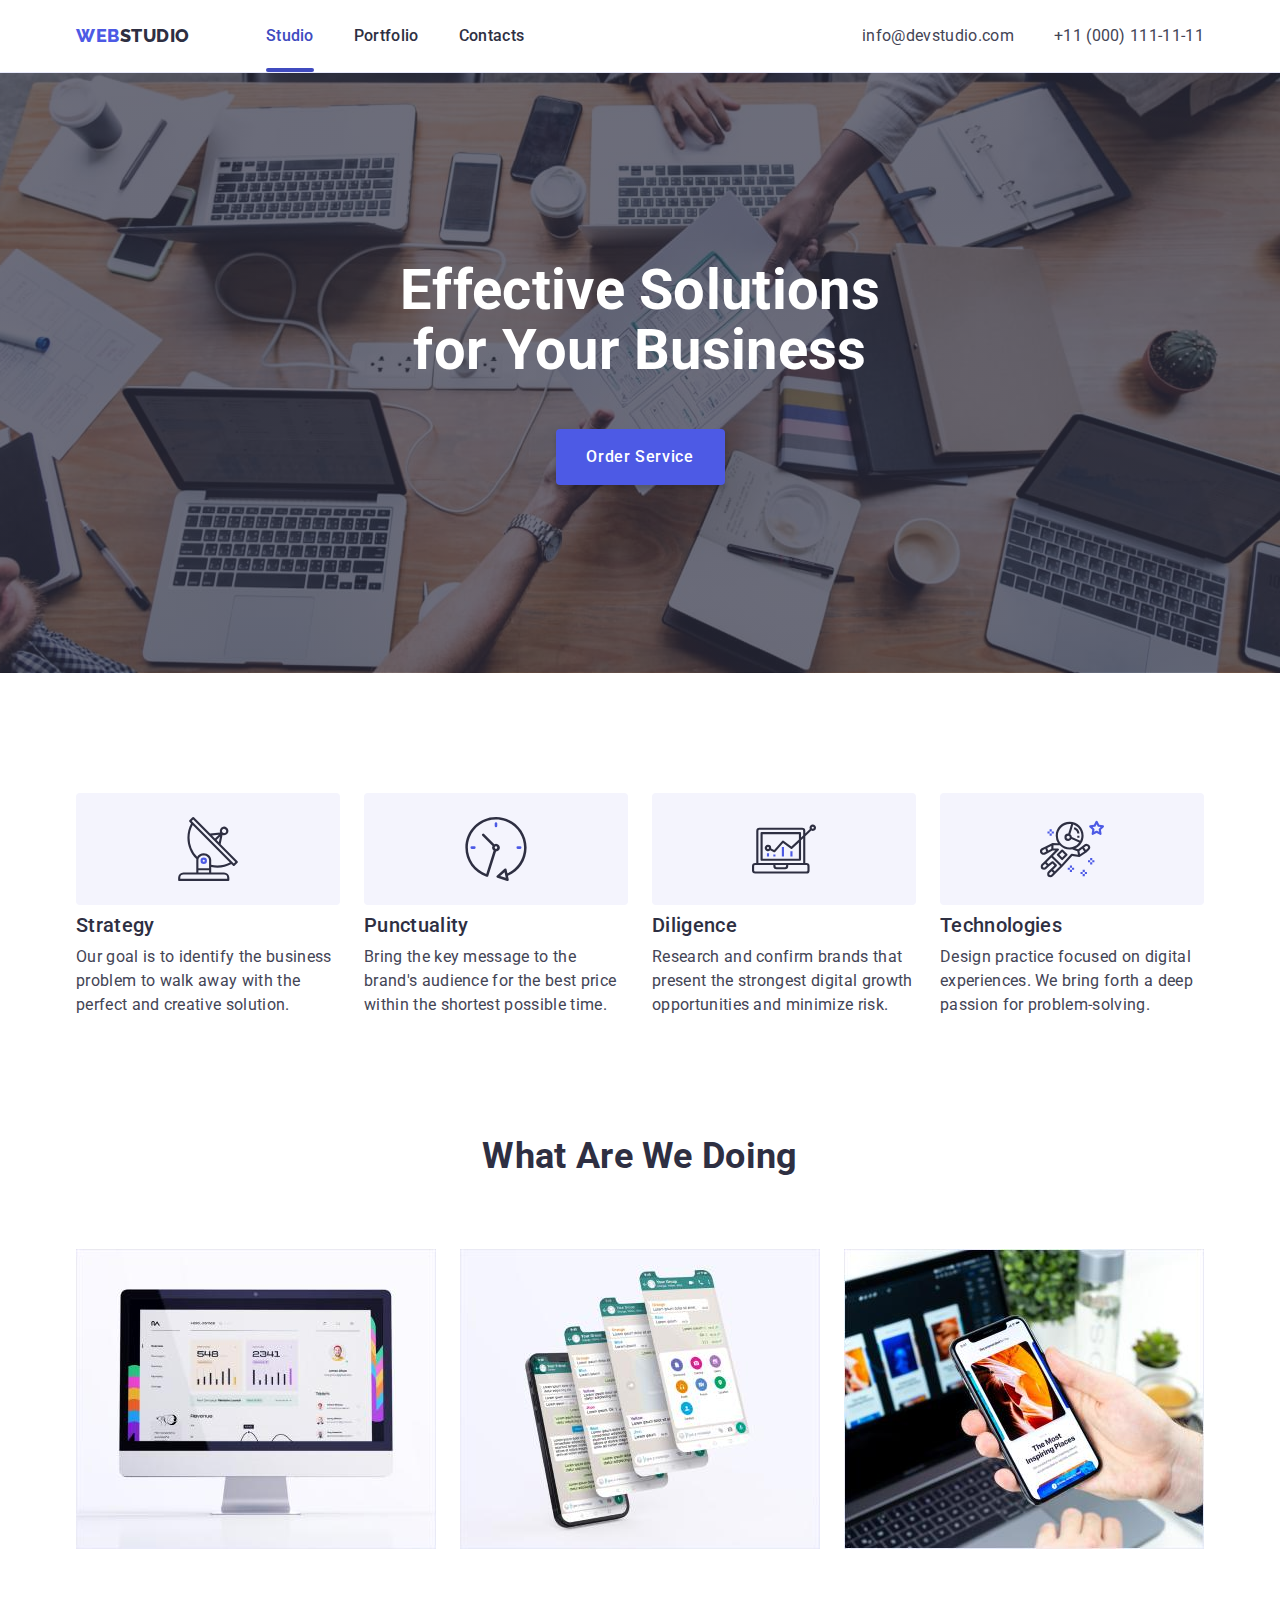
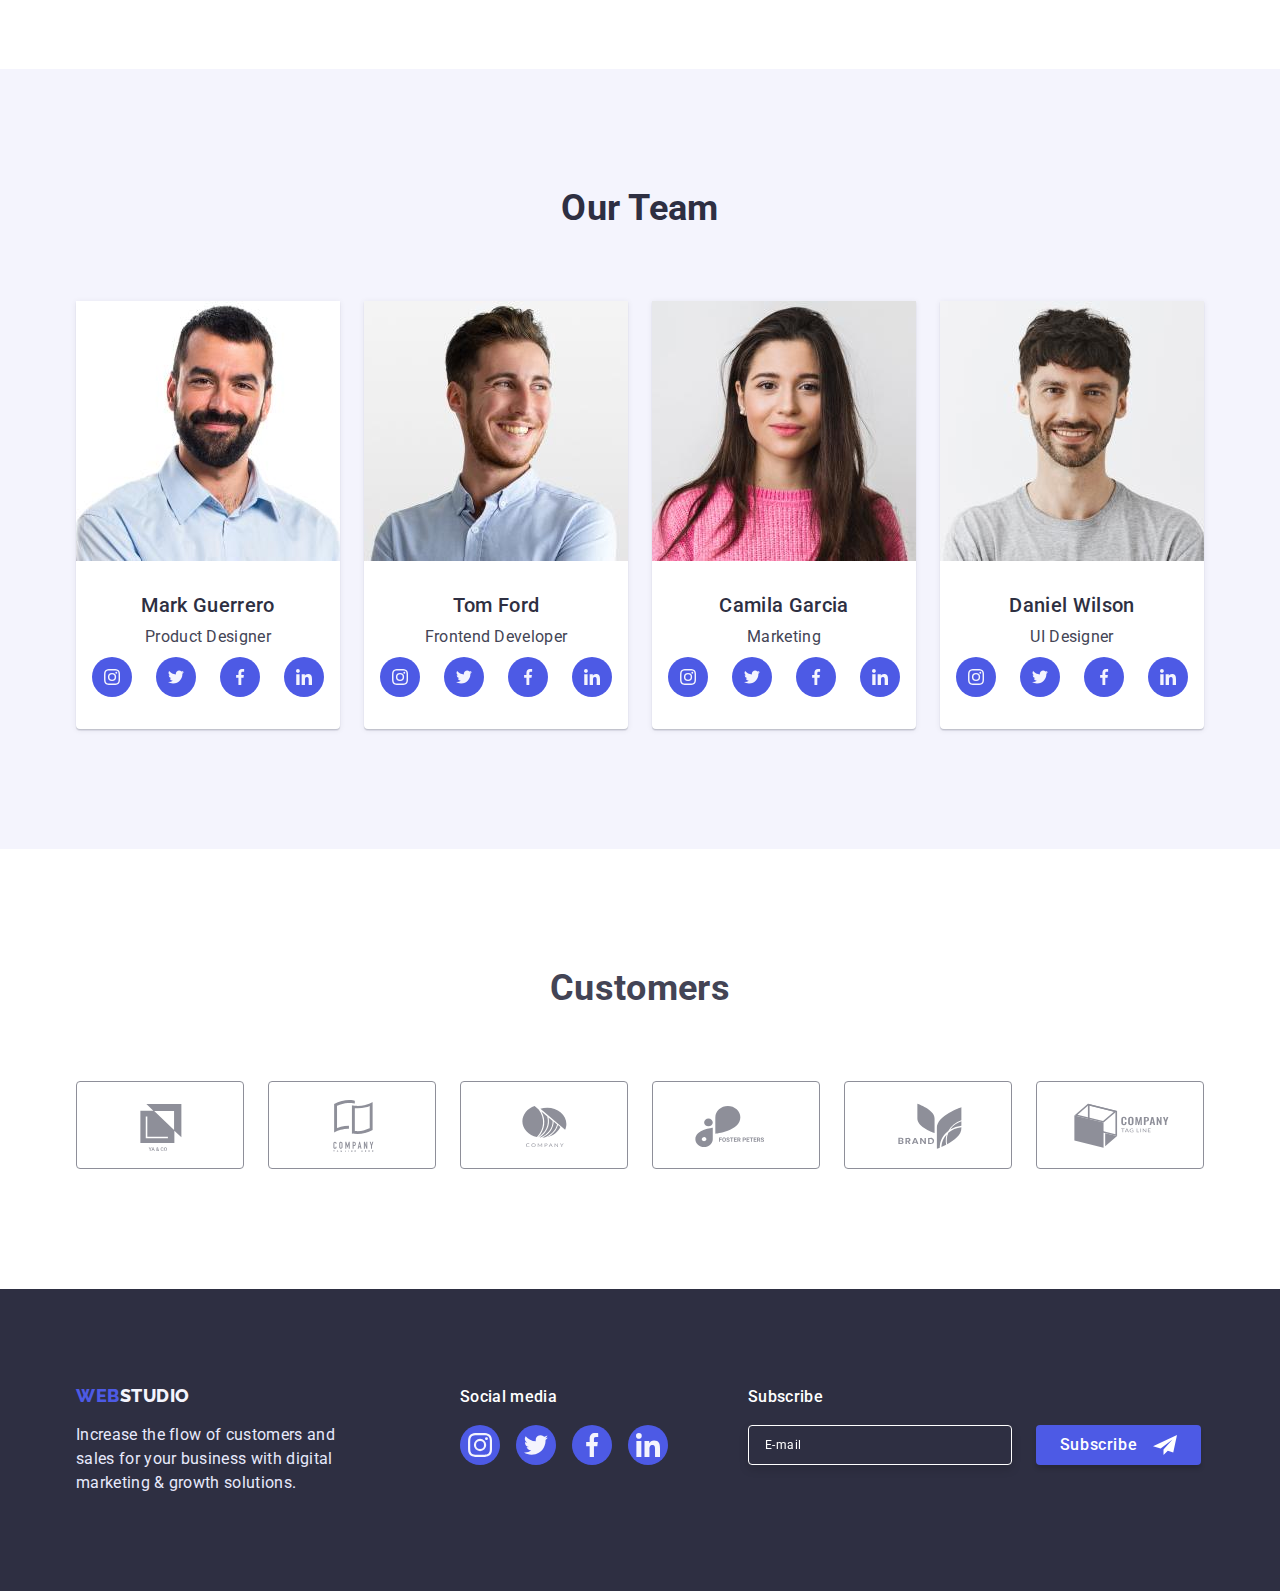
<file: index.html>
<!DOCTYPE html>
<html lang="en">
	<head>
		<meta charset="UTF-8" />
		<meta http-equiv="X-UA-Compatible" content="IE=edge" />
		<meta name="viewport" content="width=device-width, initial-scale=1.0" />
		<title>WebStudio</title>
		<link rel="preconnect" href="https://fonts.googleapis.com" />
		<link rel="preconnect" href="https://fonts.gstatic.com" crossorigin />
		<link
			href="https://fonts.googleapis.com/css2?family=Raleway:wght@800&family=Roboto:wght@400;500;700;900&display=swap"
			rel="stylesheet"
		/>
		<link
			rel="stylesheet"
			href="https://cdnjs.cloudflare.com/ajax/libs/modern-normalize/1.1.0/modern-normalize.min.css"
		/>
		<link rel="stylesheet" href="./css/mobile.css" />
		<link rel="stylesheet" href="./css/tablet.css" />
		<link rel="stylesheet" href="./css/desktop.css" />
	</head>
	<body>
		<header class="header">
			<!-- site nav -->
			<div class="container header-container">
				<nav class="nav">
					<a class="logo link" href="./index.html"><span class="accent-logo">Web</span>Studio</a>
					<ul class="site-nav list">
						<li><a class="link-nav link current" href="./index.html">Studio</a></li>
						<li><a class="link-nav link" href="./portfolio.html">Portfolio</a></li>
						<li><a class="link-nav link" href="">Contacts</a></li>
					</ul>
				</nav>
				<button type="button" class="mobile-menu-open js-open-menu">
					<svg width="32" height="22">
						<use href="./images/icons.svg#menu-burger"></use>
					</svg>
				</button>
				<!-- contact -->
				<address class="address">
					<ul class="contact list">
						<li><a class="contact-link link" href="mailto:info@devstudio.com">info@devstudio.com</a></li>
						<li><a class="contact-link link" href="tel:+110001111111">+11 (000) 111-11-11</a></li>
					</ul>
				</address>
			</div>
			<!-- Mobile menu -->
			<div class="mobile-menu js-menu-container">
				<div class="container mobile-container">
					<button class="btn-close-menu js-close-menu" type="button">
						<svg width="8" height="8" class="btn-close-icon">
							<use href="./images/icons.svg#btn-close"></use>
						</svg>
					</button>

					<ul class="site-nav-mobile list">
						<li><a href="./index.html" class="link-nav-mobile current-mobile link">Studio</a></li>
						<li><a href="./portfolio.html" class="link-nav-mobile link">Portfolio</a></li>
						<li><a href="" class="link-nav-mobile link">Contacts</a></li>
					</ul>

					<div>
						<ul class="contact-mobile list">
							<li><a class="contact-link-tel link" href="tel:+110001111111">+11 (000) 111-11-11</a></li>
							<li><a class="contact-link-mail link" href="mailto:info@devstudio.com">info@devstudio.com</a></li>
						</ul>
						<ul class="social-list list">
							<li>
								<a href="" class="social-link">
									<svg width="16" height="16">
										<use href="./images/icons.svg#icon-instagram"></use>
									</svg>
								</a>
							</li>
							<li>
								<a href="" class="social-link">
									<svg width="16" height="16">
										<use href="./images/icons.svg#icon-twitter"></use>
									</svg>
								</a>
							</li>
							<li>
								<a href="" class="social-link">
									<svg width="16" height="16">
										<use href="./images/icons.svg#icon-facebook"></use>
									</svg>
								</a>
							</li>
							<li>
								<a href="" class="social-link">
									<svg width="16" height="16">
										<use href="./images/icons.svg#icon-linkedin"></use>
									</svg>
								</a>
							</li>
						</ul>
					</div>
				</div>
			</div>
		</header>
		<main>
			<!--hero section  -->
			<section class="hero">
				<div class="container">
					<h1 class="hero-title">Effective Solutions for Your Business</h1>
					<button class="hero-btn btn" type="button" data-modal-open>Order Service</button>
				</div>
			</section>
			<!-- advantages section -->
			<section class="section">
				<div class="container">
					<h2 class="visually-hidden">Our advantages</h2>
					<ul class="advantages-list list">
						<li class="advantages-item">
							<div class="advantages-tumb">
								<svg width="64" height="64">
									<use href="./images/icons.svg#icon-antenna"></use>
								</svg>
							</div>
							<h3 class="advantages-title">Strategy</h3>
							<p class="advantages-text">
								Our goal is to identify the business problem to walk away with the perfect and creative solution.
							</p>
						</li>
						<li class="advantages-item">
							<div class="advantages-tumb">
								<svg width="64" height="64">
									<use href="./images/icons.svg#icon-clock"></use>
								</svg>
							</div>
							<h3 class="advantages-title">Punctuality</h3>
							<p class="advantages-text">
								Bring the key message to the brand's audience for the best price within the shortest possible time.
							</p>
						</li>
						<li class="advantages-item">
							<div class="advantages-tumb">
								<svg width="64" height="64">
									<use href="./images/icons.svg#icon-diagram"></use>
								</svg>
							</div>
							<h3 class="advantages-title">Diligence</h3>
							<p class="advantages-text">
								Research and confirm brands that present the strongest digital growth opportunities and minimize risk.
							</p>
						</li>
						<li class="advantages-item">
							<div class="advantages-tumb">
								<svg width="64" height="64">
									<use href="./images/icons.svg#icon-astronaut"></use>
								</svg>
							</div>
							<h3 class="advantages-title">Technologies</h3>
							<p class="advantages-text">
								Design practice focused on digital experiences. We bring forth a deep passion for problem-solving.
							</p>
						</li>
					</ul>
				</div>
			</section>
			<!-- Our works -->
			<section class="employment section">
				<div class="container">
					<h2 class="employment-title section-title">What are we doing</h2>
					<ul class="employment-list list">
						<li class="employment-item">
							<img
								srcset="./images/monitor.jpg 1x, ./images/monitor@2x.jpg 2x"
								src="./images/monitor.jpg"
								width="360"
								height="300"
								alt="monitor"
							/>
						</li>
						<li class="employment-item">
							<img
								srcset="./images/application.jpg 1x, ./images/application@2x.jpg 2x"
								src="./images/application.jpg"
								width="360"
								height="300"
								alt="application"
							/>
						</li>
						<li class="employment-item">
							<img
								srcset="./images/mobile.jpg 1x, ./images/mobile@2x.jpg 2x"
								src="./images/mobile.jpg"
								width="360"
								height="300"
								alt="mobile"
							/>
						</li>
					</ul>
				</div>
			</section>
			<!-- Team section -->
			<section class="team section">
				<div class="container">
					<h2 class="team-title section-title">Our Team</h2>
					<ul class="team-list list">
						<li class="team-item">
							<img
								srcset="./images/mark.jpg 1x, ./images/mark@2x.jpg 2x"
								src="./images/mark.jpg"
								width="264"
								height="260"
								alt="Mark Guerrero"
							/>
							<h3 class="team-player">Mark Guerrero</h3>
							<p>Product Designer</p>
							<ul class="social-list list">
								<li>
									<a href="" class="social-link">
										<svg width="16" height="16">
											<use href="./images/icons.svg#icon-instagram"></use>
										</svg>
									</a>
								</li>
								<li>
									<a href="" class="social-link">
										<svg width="16" height="16">
											<use href="./images/icons.svg#icon-twitter"></use>
										</svg>
									</a>
								</li>
								<li>
									<a href="" class="social-link">
										<svg width="16" height="16">
											<use href="./images/icons.svg#icon-facebook"></use>
										</svg>
									</a>
								</li>
								<li>
									<a href="" class="social-link">
										<svg width="16" height="16">
											<use href="./images/icons.svg#icon-linkedin"></use>
										</svg>
									</a>
								</li>
							</ul>
						</li>
						<li class="team-item">
							<img
								srcset="./images/tom.jpg 1x, ./images/tom@2x.jpg 2x"
								src="./images/tom.jpg"
								width="264"
								height="260"
								alt="Tom Ford"
							/>
							<h3 class="team-player">Tom Ford</h3>
							<p>Frontend Developer</p>
							<ul class="social-list list">
								<li>
									<a href="" class="social-link">
										<svg width="16" height="16">
											<use href="./images/icons.svg#icon-instagram"></use>
										</svg>
									</a>
								</li>
								<li>
									<a href="" class="social-link">
										<svg width="16" height="16">
											<use href="./images/icons.svg#icon-twitter"></use>
										</svg>
									</a>
								</li>
								<li>
									<a href="" class="social-link">
										<svg width="16" height="16">
											<use href="./images/icons.svg#icon-facebook"></use>
										</svg>
									</a>
								</li>
								<li>
									<a href="" class="social-link">
										<svg width="16" height="16">
											<use href="./images/icons.svg#icon-linkedin"></use>
										</svg>
									</a>
								</li>
							</ul>
						</li>
						<li class="team-item">
							<img
								srcset="./images/camila.jpg 1x, ./images/camila@2x.jpg 2x"
								src="./images/camila.jpg"
								width="264"
								height="260"
								alt="Camila Garcia"
							/>
							<h3 class="team-player">Camila Garcia</h3>
							<p>Marketing</p>
							<ul class="social-list list">
								<li>
									<a href="" class="social-link">
										<svg width="16" height="16">
											<use href="./images/icons.svg#icon-instagram"></use>
										</svg>
									</a>
								</li>
								<li>
									<a href="" class="social-link">
										<svg width="16" height="16">
											<use href="./images/icons.svg#icon-twitter"></use>
										</svg>
									</a>
								</li>
								<li>
									<a href="" class="social-link">
										<svg width="16" height="16">
											<use href="./images/icons.svg#icon-facebook"></use>
										</svg>
									</a>
								</li>
								<li>
									<a href="" class="social-link">
										<svg width="16" height="16">
											<use href="./images/icons.svg#icon-linkedin"></use>
										</svg>
									</a>
								</li>
							</ul>
						</li>
						<li class="team-item">
							<img
								srcset="./images/daniel.jpg 1x, ./images/daniel@2x.jpg 2x"
								src="./images/daniel.jpg"
								width="264"
								height="260"
								alt="Daniel Wilson"
							/>
							<h3 class="team-player">Daniel Wilson</h3>
							<p>UI Designer</p>
							<ul class="social-list list">
								<li>
									<a href="" class="social-link">
										<svg width="16" height="16">
											<use href="./images/icons.svg#icon-instagram"></use>
										</svg>
									</a>
								</li>
								<li>
									<a href="" class="social-link">
										<svg width="16" height="16">
											<use href="./images/icons.svg#icon-twitter"></use>
										</svg>
									</a>
								</li>
								<li>
									<a href="" class="social-link">
										<svg width="16" height="16">
											<use href="./images/icons.svg#icon-facebook"></use>
										</svg>
									</a>
								</li>
								<li>
									<a href="" class="social-link">
										<svg width="16" height="16">
											<use href="./images/icons.svg#icon-linkedin"></use>
										</svg>
									</a>
								</li>
							</ul>
						</li>
					</ul>
				</div>
			</section>
			<!-- Customers section -->
			<section class="customers section">
				<div class="container">
					<h2 class="section-title">Customers</h2>
					<ul class="customers-list list">
						<li class="customers-item">
							<a href="" class="customers-tumb">
								<svg class="customers-icon" width="104" height="56">
									<use href="./images/icons.svg#icon-yaco"></use>
								</svg>
							</a>
						</li>
						<li class="customers-item">
							<a href="" class="customers-tumb">
								<svg class="customers-icon" width="104" height="56">
									<use href="./images/icons.svg#icon-tagline"></use>
								</svg>
							</a>
						</li>
						<li class="customers-item">
							<a href="" class="customers-tumb">
								<svg class="customers-icon" width="104" height="56">
									<use href="./images/icons.svg#icon-company"></use>
								</svg>
							</a>
						</li>
						<li class="customers-item">
							<a href="" class="customers-tumb">
								<svg class="customers-icon" width="104" height="56">
									<use href="./images/icons.svg#icon-foster"></use>
								</svg>
							</a>
						</li>
						<li class="customers-item">
							<a href="" class="customers-tumb">
								<svg class="customers-icon" width="104" height="56">
									<use href="./images/icons.svg#icon-brand"></use>
								</svg>
							</a>
						</li>
						<li class="customers-item">
							<a href="" class="customers-tumb">
								<svg class="customers-icon" width="104" height="56">
									<use href="./images/icons.svg#icon-tagline-company"></use>
								</svg>
							</a>
						</li>
					</ul>
				</div>
			</section>
		</main>
		<footer class="footer">
			<div class="footer-container container">
				<div class="footer-description">
					<a class="footer-logo link" href="./index.html"><span class="accent-logo">Web</span>Studio</a>
					<p class="footer-text">
						Increase the flow of customers and sales for your business with digital marketing & growth solutions.
					</p>
				</div>
				<div class="footer-social">
					<h2 class="footer-title">Social media</h2>
					<ul class="footer-icon-list list">
						<li
							><a href="" class="footer-social-link social-link">
								<svg width="24" height="24">
									<use href="./images/icons.svg#icon-instagram"></use>
								</svg> </a
						></li>
						<li
							><a href="" class="footer-social-link social-link">
								<svg width="24" height="24">
									<use href="./images/icons.svg#icon-twitter"></use>
								</svg> </a
						></li>
						<li
							><a href="" class="footer-social-link social-link">
								<svg width="24" height="24">
									<use href="./images/icons.svg#icon-facebook"></use>
								</svg> </a
						></li>
						<li
							><a href="" class="footer-social-link social-link">
								<svg width="24" height="24">
									<use href="./images/icons.svg#icon-linkedin"></use>
								</svg> </a
						></li>
					</ul>
				</div>
				<div class="subscribe">
					<h2 class="footer-title">Subscribe</h2>
					<form class="subscribe-form">
						<input
							type="email"
							name="subscription"
							placeholder="E-mail"
							class="subscription-input"
							autocomplete="off"
							required
						/>
						<button type="submit" class="subscribe-btn btn">
							Subscribe
							<svg class="icon-frame" width="24" height="24">
								<use href="./images/icons.svg#frame"></use>
							</svg>
						</button>
					</form>
				</div>
			</div>
		</footer>
		<!-- Modal -->
		<div class="backdrop is-hidden" data-modal>
			<div class="modal">
				<button class="modal-btn" type="button" data-modal-close>
					<svg width="8" height="8">
						<use href="./images/icons.svg#btn-close"></use>
					</svg>
				</button>
				<p class="modal-title">Leave your contacts and we will call you back</p>
				<form>
					<label for="name" class="form-label">Name</label>
					<div class="form-group">
						<input type="text" name="name" id="name" class="form-input" />
						<svg width="18" height="18" class="form-icon">
							<use href="./images/icons.svg#person-icon"></use>
						</svg>
					</div>
					<label for="phone" class="form-label">Phone</label>
					<div class="form-group">
						<input type="tel" name="phone" id="phone" class="form-input" />
						<svg width="18" height="24" class="form-icon">
							<use href="./images/icons.svg#phone-icon"></use>
						</svg>
					</div>
					<label for="email" class="form-label">Email</label>
					<div class="form-group">
						<input type="email" name="email" id="email" class="form-input" />
						<svg width="18" height="24" class="form-icon">
							<use href="./images/icons.svg#email-icon"></use>
						</svg>
					</div>
					<label for="comment" class="form-label">Comment</label>
					<textarea id="comment" name="comment" class="form-textarea" placeholder="Text input"></textarea>
					<div class="checkbox">
						<input type="checkbox" id="polisy" name="polisy" class="form-checkbox visually-hidden" />
						<label for="polisy" class="polisy-label">
							<span>
								<svg width="16" height="16">
									<use href="./images/icons.svg#property-icon"></use>
								</svg> </span
							>I accept the terms and conditions of the <a href="">Privacy Policy</a>
						</label>
					</div>
					<button type="submit" class="form-btn btn">Send</button>
				</form>
			</div>
		</div>

		<script src="./js/modal.js"></script>
		<script src="./js/mobile-menu.js"></script>
	</body>
</html>
</file>
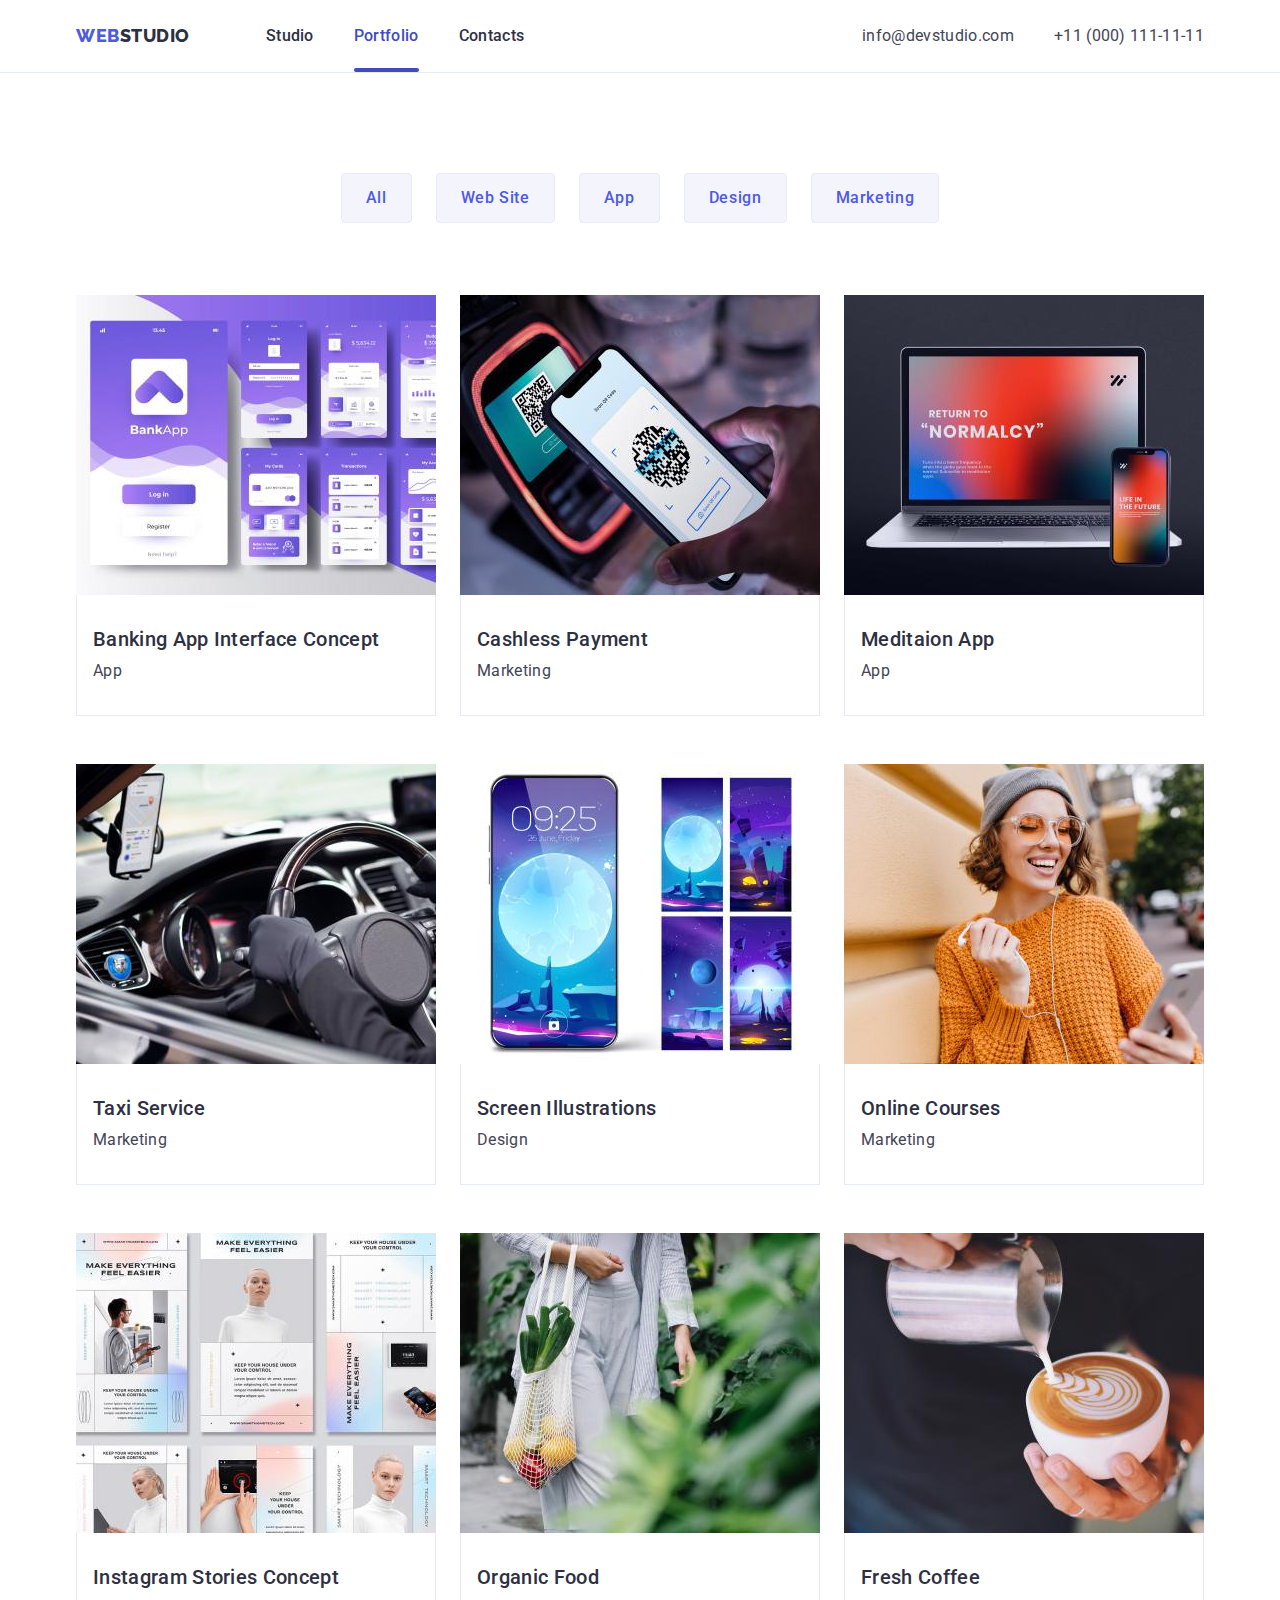
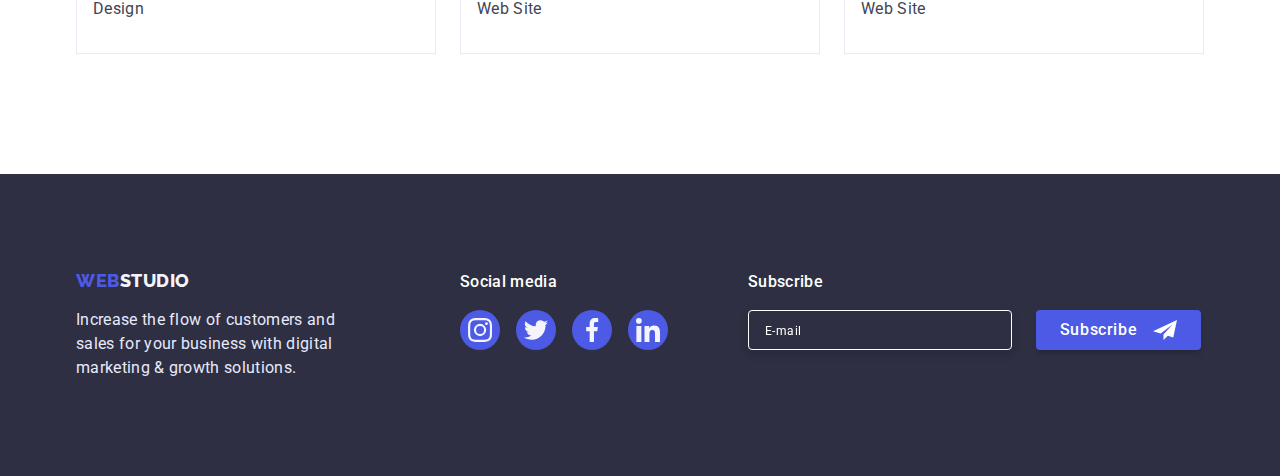
<file: portfolio.html>
<!DOCTYPE html>
<html lang="en">
	<head>
		<meta charset="UTF-8" />
		<meta http-equiv="X-UA-Compatible" content="IE=edge" />
		<meta name="viewport" content="width=device-width, initial-scale=1.0" />
		<title>WebStudio</title>
		<link rel="preconnect" href="https://fonts.googleapis.com" />
		<link rel="preconnect" href="https://fonts.gstatic.com" crossorigin />
		<link
			href="https://fonts.googleapis.com/css2?family=Raleway:wght@800&family=Roboto:wght@400;500;700;900&display=swap"
			rel="stylesheet"
		/>
		<link
			rel="stylesheet"
			href="https://cdnjs.cloudflare.com/ajax/libs/modern-normalize/1.1.0/modern-normalize.min.css"
		/>
		<link rel="stylesheet" href="./css/mobile.css" />
		<link rel="stylesheet" href="./css/tablet.css" />
		<link rel="stylesheet" href="./css/desktop.css" />
	</head>
	<body>
		<header class="header">
			<!-- site nav -->
			<div class="container header-container">
				<nav class="nav">
					<a class="logo link" href="./index.html"><span class="accent-logo">Web</span>Studio</a>
					<ul class="site-nav list">
						<li><a class="link-nav link" href="./index.html">Studio</a></li>
						<li><a class="link-nav link current" href="./portfolio.html">Portfolio</a></li>
						<li><a class="link-nav link" href="">Contacts</a></li>
					</ul>
				</nav>
				<button type="button" class="mobile-menu-open js-open-menu">
					<svg width="32" height="22">
						<use href="./images/icons.svg#menu-burger"></use>
					</svg>
				</button>
				<!-- contact -->
				<address class="address">
					<ul class="contact list">
						<li><a class="contact-link link" href="mailto:info@devstudio.com">info@devstudio.com</a></li>
						<li><a class="contact-link link" href="tel:+110001111111">+11 (000) 111-11-11</a></li>
					</ul>
				</address>
			</div>
			<!-- Mobile menu -->
			<div class="mobile-menu js-menu-container">
				<div class="container mobile-container">
					<button class="btn-close-menu js-close-menu" type="button">
						<svg width="8" height="8" class="btn-close-icon">
							<use href="./images/icons.svg#btn-close"></use>
						</svg>
					</button>

					<ul class="site-nav-mobile list">
						<li><a href="./index.html" class="link-nav-mobile link">Studio</a></li>
						<li><a href="./portfolio.html" class="link-nav-mobile current-mobile link">Portfolio</a></li>
						<li><a href="" class="link-nav-mobile link">Contacts</a></li>
					</ul>

					<div>
						<ul class="contact-mobile list">
							<li><a class="contact-link-tel link" href="tel:+110001111111">+11 (000) 111-11-11</a></li>
							<li><a class="contact-link-mail link" href="mailto:info@devstudio.com">info@devstudio.com</a></li>
						</ul>
						<ul class="social-list list">
							<li>
								<a href="" class="social-link">
									<svg width="16" height="16">
										<use href="./images/icons.svg#icon-instagram"></use>
									</svg>
								</a>
							</li>
							<li>
								<a href="" class="social-link">
									<svg width="16" height="16">
										<use href="./images/icons.svg#icon-twitter"></use>
									</svg>
								</a>
							</li>
							<li>
								<a href="" class="social-link">
									<svg width="16" height="16">
										<use href="./images/icons.svg#icon-facebook"></use>
									</svg>
								</a>
							</li>
							<li>
								<a href="" class="social-link">
									<svg width="16" height="16">
										<use href="./images/icons.svg#icon-linkedin"></use>
									</svg>
								</a>
							</li>
						</ul>
					</div>
				</div>
			</div>
		</header>
		<main>
			<section class="portfolio">
				<!-- filtr -->
				<div class="container">
					<h1 class="visually-hidden">Portfolio</h1>
					<ul class="filtr-list list">
						<li> <button class="filtr-btn" type="button">All</button></li>
						<li> <button class="filtr-btn" type="button">Web Site</button></li>
						<li> <button class="filtr-btn" type="button">App</button></li>
						<li> <button class="filtr-btn" type="button">Design</button></li>
						<li> <button class="filtr-btn" type="button">Marketing</button></li>
					</ul>
					<!-- porfolio -->
					<ul class="card-set list">
						<li class="card-item">
							<a class="card link" href="">
								<div class="card-thumb">
									<picture>
										<source srcset="./images/banking.jpg 1x, ./images/banking@2x.jpg 2x" media="(min-width: 1200px)" />
										<source
											srcset="./images/banking-tab.jpg 1x, ./images/banking-tab@2x.jpg 2x"
											media="(min-width: 768px)"
										/>
										<source
											srcset="./images/banking-mob.jpg 1x, ./images/banking-mob@2x.jpg 2x"
											media="(max-width: 767px)"
										/>
										<img
											srcset="./images/banking-mob.jpg 1x, ./images/banking-mob@2x.jpg 2x"
											src="./images/banking-mob.jpg"
											width="396"
											height="280"
											alt="banking app"
										/>
									</picture>

									<p class="card-overlay">
										14 Stylish and User-Friendly App Design Concepts · Task Manager App · Calorie Tracker App · Exotic
										Fruit Ecommerce App · Cloud Storage App
									</p>
								</div>
								<div class="card-description">
									<h2 class="portfolio-title">Banking App Interface Concept</h2>
									<p class="card-text">App</p>
								</div>
							</a>
						</li>
						<li class="card-item">
							<a class="card link" href="">
								<div class="card-thumb">
									<picture>
										<source
											srcset="./images/cashless-payment.jpg 1x, ./images/cashless-payment@2x.jpg 2x"
											media="(min-width: 1200px)"
										/>
										<source
											srcset="./images/cashless-payment-tab.jpg 1x, ./images/cashless-payment-tab@2x.jpg 2x"
											media="(min-width: 768px)"
										/>
										<source
											srcset="./images/cashless-payment-mob.jpg 1x, ./images/cashless-payment-mob@2x.jpg 2x"
											media="(max-width: 767px)"
										/>
										<img
											srcset="./images/cashless-payment-mob.jpg 1x, ./images/cashless-payment-mob@2x.jpg 2x"
											src="./images/cashless-payment-mob.jpg"
											width="396"
											height="280"
											alt="Cashless Payment"
										/>
									</picture>

									<p class="card-overlay">
										14 Stylish and User-Friendly App Design Concepts · Task Manager App · Calorie Tracker App · Exotic
										Fruit Ecommerce App · Cloud Storage App
									</p>
								</div>
								<div class="card-description">
									<h2 class="portfolio-title">Cashless Payment</h2>
									<p class="card-text">Marketing</p>
								</div>
							</a>
						</li>
						<li class="card-item">
							<a class="card link" href="">
								<div class="card-thumb">
									<picture>
										<source
											srcset="./images/meditaion-app.jpg 1x, ./images/meditaion-app@2x.jpg 2x"
											media="(min-width: 1200px)"
										/>
										<source
											srcset="./images/meditaion-app-tab.jpg 1x, ./images/meditaion-app-tab@2x.jpg 2x"
											media="(min-width: 768px)"
										/>
										<source
											srcset="./images/meditaion-app-mob.jpg 1x, ./images/meditaion-app-mob@2x.jpg 2x"
											media="(max-width: 767px)"
										/>
										<img
											srcset="./images/meditaion-app-mob.jpg 1x, ./images/meditaion-app-mob@2x.jpg 2x"
											src="./images/meditaion-app-mob.jpg"
											width="396"
											height="280"
											alt="Meditaion App"
										/>
									</picture>

									<p class="card-overlay">
										14 Stylish and User-Friendly App Design Concepts · Task Manager App · Calorie Tracker App · Exotic
										Fruit Ecommerce App · Cloud Storage App
									</p>
								</div>
								<div class="card-description">
									<h2 class="portfolio-title">Meditaion App</h2>
									<p class="card-text">App</p>
								</div>
							</a>
						</li>
						<li class="card-item">
							<a class="card link" href="">
								<div class="card-thumb">
									<picture>
										<source
											srcset="./images/taxi-service.jpg 1x, ./images/taxi-service@2x.jpg 2x"
											media="(min-width: 1200px)"
										/>
										<source
											srcset="./images/taxi-service-tab.jpg 1x, ./images/taxi-service-tab@2x.jpg 2x"
											media="(min-width: 768px)"
										/>
										<source
											srcset="./images/taxi-service-mob.jpg 1x, ./images/taxi-service-mob@2x.jpg 2x"
											media="(max-width: 767px)"
										/>
										<img
											srcset="./images/taxi-service-mob.jpg 1x, ./images/taxi-service-mob@2x.jpg 2x"
											src="./images/taxi-service-mob.jpg"
											width="396"
											height="280"
											alt="Taxi Service"
										/>
									</picture>
									<p class="card-overlay">
										14 Stylish and User-Friendly App Design Concepts · Task Manager App · Calorie Tracker App · Exotic
										Fruit Ecommerce App · Cloud Storage App
									</p>
								</div>
								<div class="card-description">
									<h2 class="portfolio-title">Taxi Service</h2>
									<p class="card-text">Marketing</p>
								</div>
							</a>
						</li>
						<li class="card-item">
							<a class="card link" href="">
								<div class="card-thumb">
									<picture>
										<source
											srcset="./images/screen-illustrations.jpg 1x, ./images/screen-illustrations@2x.jpg 2x"
											media="(min-width: 1200px)"
										/>
										<source
											srcset="./images/screen-illustrations-tab.jpg 1x, ./images/screen-illustrations-tab@2x.jpg 2x"
											media="(min-width: 768px)"
										/>
										<source
											srcset="./images/screen-illustrations-mob.jpg 1x, ./images/screen-illustrations-mob@2x.jpg 2x"
											media="(max-width: 767px)"
										/>
										<img
											srcset="./images/screen-illustrations-mob.jpg 1x, ./images/screen-illustrations-mob@2x.jpg 2x"
											src="./images/screen-illustrations-mob.jpg"
											width="396"
											height="280"
											alt="Screen Illustrations"
										/>
									</picture>

									<p class="card-overlay">
										14 Stylish and User-Friendly App Design Concepts · Task Manager App · Calorie Tracker App · Exotic
										Fruit Ecommerce App · Cloud Storage App
									</p>
								</div>
								<div class="card-description">
									<h2 class="portfolio-title">Screen Illustrations</h2>
									<p class="card-text">Design</p>
								</div>
							</a>
						</li>
						<li class="card-item">
							<a class="card link" href="">
								<div class="card-thumb">
									<picture>
										<source
											srcset="./images/online-courses.jpg 1x, ./images/online-courses@2x.jpg 2x"
											media="(min-width: 1200px)"
										/>
										<source
											srcset="./images/online-courses-tab.jpg 1x, ./images/online-courses-tab@2x.jpg 2x"
											media="(min-width: 768px)"
										/>
										<source
											srcset="./images/online-courses-mob.jpg 1x, ./images/online-courses-mob@2x.jpg 2x"
											media="(max-width: 767px)"
										/>
										<img
											srcset="./images/online-courses-mob.jpg 1x, ./images/online-courses-mob@2x.jpg 2x"
											src="./images/online-courses-mob.jpg"
											width="396"
											height="280"
											alt="Online Courses"
										/>
									</picture>

									<p class="card-overlay">
										14 Stylish and User-Friendly App Design Concepts · Task Manager App · Calorie Tracker App · Exotic
										Fruit Ecommerce App · Cloud Storage App
									</p>
								</div>
								<div class="card-description">
									<h2 class="portfolio-title">Online Courses</h2>
									<p class="card-text">Marketing</p>
								</div>
							</a>
						</li>
						<li class="card-item">
							<a class="card link" href="">
								<div class="card-thumb">
									<picture>
										<source
											srcset="./images/instagram-stories.jpg 1x, ./images/instagram-stories@2x.jpg 2x"
											media="(min-width: 1200px)"
										/>
										<source
											srcset="./images/instagram-stories-tab.jpg 1x, ./images/instagram-stories-tab@2x.jpg 2x"
											media="(min-width: 768px)"
										/>
										<source
											srcset="./images/instagram-stories-mob.jpg 1x, ./images/instagram-stories-mob@2x.jpg 2x"
											media="(max-width: 767px)"
										/>
										<img
											srcset="./images/instagram-stories-mob.jpg 1x, ./images/instagram-stories-mob@2x.jpg 2x"
											src="./images/instagram-stories-mob.jpg"
											width="396"
											height="280"
											alt="Instagram Stories Concept"
										/>
									</picture>

									<p class="card-overlay">
										14 Stylish and User-Friendly App Design Concepts · Task Manager App · Calorie Tracker App · Exotic
										Fruit Ecommerce App · Cloud Storage App
									</p>
								</div>
								<div class="card-description">
									<h2 class="portfolio-title">Instagram Stories Concept</h2>
									<p class="card-text">Design</p>
								</div>
							</a>
						</li>
						<li class="card-item">
							<a class="card link" href="">
								<div class="card-thumb">
									<picture>
										<source srcset="./images/organic-food.jpg 1x, ./images/organic-food@2x.jpg 2x" media="(min-width: 1200px)" />
										<source
											srcset="./images/organic-food-tab.jpg 1x, ./images/organic-food-tab@2x.jpg 2x"
											media="(min-width: 768px)"
										/>
										<source
											srcset="./images/organic-food-mob.jpg 1x, ./images/organic-food-mob@2x.jpg 2x"
											media="(max-width: 767px)"
										/>
										<img
											srcset="./images/organic-food-mob.jpg 1x, ./images/organic-food-mob@2x.jpg 2x"
											src="./images/organic-food-mob.jpg"
											width="396"
											height="280"
											alt="Organic Food"
										/>
									</picture>

									<p class="card-overlay">
										14 Stylish and User-Friendly App Design Concepts · Task Manager App · Calorie Tracker App · Exotic
										Fruit Ecommerce App · Cloud Storage App
									</p>
								</div>
								<div class="card-description">
									<h2 class="portfolio-title">Organic Food</h2>
									<p class="card-text">Web Site</p>
								</div>
							</a>
						</li>
						<li class="card-item">
							<a class="card link" href="">
								<div class="card-thumb">
									<picture>
										<source srcset="./images/fresh-coffee.jpg 1x, ./images/fresh-coffee@2x.jpg 2x" media="(min-width: 1200px)" />
										<source
											srcset="./images/fresh-coffee-tab.jpg 1x, ./images/fresh-coffee-tab@2x.jpg 2x"
											media="(min-width: 768px)"
										/>
										<source
											srcset="./images/fresh-coffee-mob.jpg 1x, ./images/fresh-coffee-mob@2x.jpg 2x"
											media="(max-width: 767px)"
										/>
										<img
										srcset="./images/fresh-coffee-mob.jpg 1x, ./images/fresh-coffee-mob@2x.jpg 2x"
										src="./images/fresh-coffee-mob.jpg"
										width="396"
										height="280"
										alt="Fresh Coffee"
									/>
									</picture>
									
									<p class="card-overlay">
										14 Stylish and User-Friendly App Design Concepts · Task Manager App · Calorie Tracker App · Exotic
										Fruit Ecommerce App · Cloud Storage App
									</p>
								</div>
								<div class="card-description">
									<h2 class="portfolio-title">Fresh Coffee</h2>
									<p class="card-text">Web Site</p>
								</div>
							</a>
						</li>
					</ul>
				</div>
			</section>
		</main>
		<footer class="footer">
			<div class="footer-container container">
				<div>
					<a class="footer-logo link" href="./index.html"><span class="accent-logo">Web</span>Studio</a>
					<p class="footer-text">
						Increase the flow of customers and sales for your business with digital marketing & growth solutions.
					</p>
				</div>
				<div class="footer-social">
					<h2 class="footer-title">Social media</h2>
					<ul class="footer-icon-list list">
						<li
							><a href="" class="footer-social-link social-link">
								<svg width="24" height="24">
									<use href="./images/icons.svg#icon-instagram"></use>
								</svg> </a
						></li>
						<li
							><a href="" class="footer-social-link social-link">
								<svg width="24" height="24">
									<use href="./images/icons.svg#icon-twitter"></use>
								</svg> </a
						></li>
						<li
							><a href="" class="footer-social-link social-link">
								<svg width="24" height="24">
									<use href="./images/icons.svg#icon-facebook"></use>
								</svg> </a
						></li>
						<li
							><a href="" class="footer-social-link social-link">
								<svg width="24" height="24">
									<use href="./images/icons.svg#icon-linkedin"></use>
								</svg> </a
						></li>
					</ul>
				</div>
				<div class="subscribe">
					<h2 class="footer-title">Subscribe</h2>
					<form class="subscribe-form">
						<input type="email" name="subscription" placeholder="E-mail" class="subscription-input" required />
						<button type="submit" class="subscribe-btn btn">
							Subscribe
							<svg class="icon-frame" width="24" height="24">
								<use href="./images/icons.svg#frame"></use>
							</svg>
						</button>
					</form>
				</div>
			</div>
		</footer>
		<script src="./js/mobile-menu.js"></script>
	</body>
</html>
</file>
<file: css/mobile.css>
:root {
	--primary-brand: #4d5ae5;
	--pressed-state: #404bbf;
	--dark: #2e2f42;
	--success: #31d0aa;
	--text: #434455;
	--subtle-text: #8e8f99;
	--accent: #e7e9fc;
	--light: #f4f4fd;
	--background-color-primary: #ffffff;
	--modal-bcg-color: #fcfcfc;
	--header-padding: 24px 0;
	--horizontal-gap: 24px;
}
body {
	max-width: 1440px;
	color: var(--text);
	background-color: var(--background-color-primary);
	font-family: "Roboto", sans-serif;
	font-size: 16px;
	line-height: 1.5;
	font-weight: 400;
	letter-spacing: 0.02em;
}
h1,
h2,
h3,
h4,
h5,
h6,
p {
	margin-top: 0;
	margin-bottom: 0;
}
ul,
ol {
	margin-top: 0;
	margin-bottom: 0;
	padding-left: 0;
}
img {
	max-width: 100%;
	height: auto;
	display: block;
}
.list {
	list-style: none;
}
.link {
	text-decoration: none;
}
.section {
	padding-top: 96px;
	padding-bottom: 96px;
}
.section-title {
	font-weight: 700;
	font-size: 36px;
	line-height: 1.11;
	text-align: center;
	text-transform: capitalize;
	margin-bottom: 72px;
}
.visually-hidden {
	position: absolute;
	width: 1px;
	height: 1px;
	margin: -1px;
	border: 0;
	padding: 0;
	white-space: nowrap;
	clip-path: inset(100%);
	clip: rect(0 0 0 0);
	overflow: hidden;
}
.btn {
	display: block;
	font-family: inherit;
	min-width: 169px;
	min-height: 56px;
	margin: 0 auto;
	font-size: 16px;
	line-height: 1.5;
	font-weight: 500;
	letter-spacing: 0.04em;
	text-align: center;
	color: var(--background-color-primary);
	background-color: var(--primary-brand);
	border-radius: 4px;
	border-color: transparent;
	box-shadow: 0px 4px 4px rgba(0, 0, 0, 0.15);
	transition: background-color 250ms cubic-bezier(0.4, 0, 0.2, 1), box-shadow 250ms cubic-bezier(0.4, 0, 0.2, 1);
	cursor: pointer;
}
.container {
	width: 100%;
	padding-left: 16px;
	padding-right: 16px;
}

/* ---------------------Header--------------------- */
.header {
	display: flex;
}
.logo {
	font-family: "Raleway", sans-serif;
	font-weight: 800;
	font-size: 18px;
	line-height: 1.33;
	letter-spacing: 0.03em;
	text-transform: uppercase;
	color: var(--dark);
}
.accent-logo {
	color: var(--primary-brand);
}
.header {
	min-height: 70px;
	border-bottom: 1px solid var(--accent);
}
@media screen and (max-width: 767px) {
	.site-nav {
		display: none;
	}
	.address {
		display: none;
	}
}
.header-container {
	display: flex;
	align-items: center;
	justify-content: space-between;
}
.mobile-menu-open {
	background-color: transparent;
	border: none;
	padding: 0;
	line-height: 0;
}
/* ---------------------Mobile menu--------------------- */
.mobile-menu {
	position: fixed;
	top: 0;
	left: 0;
	width: 100%;
	height: 100%;
	z-index: 1000;
	opacity: 0;
	pointer-events: none;
	background-color: var(--background-color-primary);
	transition: opacity 250ms cubic-bezier(0.4, 0, 0.2, 1), translate 250ms cubic-bezier(0.4, 0, 0.2, 1);
}
.mobile-container {
	height: 100%;
	display: flex;
	justify-content: space-between;
	flex-direction: column;
	position: relative;
	padding: 80px 40px 40px 40px;
}
.btn-close-menu {
	position: absolute;
	top: 24px;
	right: 24px;
	display: flex;
	justify-content: center;
	align-items: center;
	padding: 0;
	width: 24px;
	height: 24px;
	fill: var(--dark);
	background-color: rgba(231, 233, 252, 0.1);
	border: 1px solid rgba(46, 47, 66, 0.1);
	border-radius: 50%;
}
.site-nav-mobile {
	display: flex;
	flex-direction: column;
	gap: 40px;
}
.link-nav-mobile {
	font-weight: 700;
	font-size: 32px;
	line-height: 1.11;
	color: var(--dark);
}
.site-nav-mobile .current-mobile {
	color: var(--pressed-state);
}
.contact-mobile {
	display: flex;
	flex-direction: column;
	margin-bottom: 48px;
	gap: 40px;
}
.contact-link-tel {
	font-weight: 700;
	font-size: 36px;
	line-height: 1.11;
	color: var(--primary-brand);
}
.contact-link-mail {
	font-weight: 500;
	font-size: 20px;
	line-height: 1.2;
	color: var(--text);
}
.social-list {
	display: flex;
	justify-content: space-between;
}
.social-link {
	width: 40px;
	height: 40px;
	display: flex;
	justify-content: center;
	align-items: center;
	background-color: var(--primary-brand);
	border-radius: 50%;

	transition: background-color 250ms cubic-bezier(0.4, 0, 0.2, 1);
}
.social-link:hover,
.social-link:focus {
	background-color: var(--pressed-state);
}
.mobile-menu.is-open {
	opacity: 1;
	pointer-events: all;
}
/* ---------------------Hero section--------------------- */
.hero {
	text-align: center;
	padding-top: 112px;
	padding-bottom: 112px;
	background-image: linear-gradient(to right, rgba(46, 47, 66, 0.7), rgba(46, 47, 66, 0.7)),
		url(../images/dark-bg-mobile.jpg);
	background-repeat: no-repeat;
	background-position: center;
	background-size: cover;
}
@media (min-device-pixel-ratio: 2), (min-resolution: 192dpi), (min-resolution: 2dppx) {
	.hero {
		background-image: linear-gradient(to right, rgba(46, 47, 66, 0.7), rgba(46, 47, 66, 0.7)),
			url(../images/dark-bg-mobile@2x.jpg);
	}
}
.hero-title {
	max-width: 320px;
	font-weight: 700;
	font-size: 36px;
	line-height: 1.11;
	color: var(--background-color-primary);
	margin-bottom: 72px;
	margin-left: auto;
	margin-right: auto;
}
/* ---------------------Advantages section--------------------- */
.advantages-title {
	text-align: center;
	font-weight: 700;
	font-size: 36px;
	line-height: 1.11;
	color: var(--dark);
	margin-bottom: 8px;
}

/* ---------------------Team section--------------------- */
.team {
	background-color: var(--light);
}
.team-list {
	text-align: center;
}
.team-item {
	max-width: 264px;
	margin-left: auto;
	margin-right: auto;
	margin-bottom: 72px;
	background-color: var(--background-color-primary);
	text-align: center;
	box-shadow: 0px 1px 6px rgba(46, 47, 66, 0.08), 0px 1px 1px rgba(46, 47, 66, 0.16), 0px 2px 1px rgba(46, 47, 66, 0.08);
	border-radius: 0px 0px 4px 4px;
}

.team-title {
	color: var(--dark);
}
.team-player {
	font-weight: 500;
	font-size: 20px;
	line-height: 1.2;
	color: var(--dark);
	padding-top: 32px;
	margin-bottom: 8px;
}
.team-item .social-list {
	margin-top: 8px;
	padding: 32px 16px;
	padding-top: 0;
}
/* ---------------------Customers section--------------------- */
.customers-list {
	display: flex;
	flex-wrap: wrap;
	justify-content: center;
	column-gap: 16px;
}
.customers-item {
	min-width: 190px;
	min-height: 88px;
}
.customers-tumb {
	width: 100%;
	height: 100%;
	color: var(--subtle-text);
	border: 1px solid var(--subtle-text);
	border-radius: 4px;
	display: flex;
	justify-content: center;
	align-items: center;

	transition: color 250ms cubic-bezier(0.4, 0, 0.2, 1), border-color 250ms cubic-bezier(0.4, 0, 0.2, 1);
}
.customers-tumb:focus,
.customers-tumb:hover {
	color: var(--pressed-state);
	border-color: var(--pressed-state);
}
.customers-icon {
	fill: currentColor;
}
/* ---------------------Portfolio.html--------------------- */
.portfolio {
	padding-top: 48px;
	padding-bottom: 48px;
}
.filtr-list {
	display: flex;
	flex-wrap: wrap;
	gap: 16px var(--horizontal-gap);
}
.filtr-btn {
	font-family: inherit;
	font-size: 16px;
	line-height: 1.5;
	font-weight: 500;
	letter-spacing: 0.04em;
	color: var(--primary-brand);
	background-color: var(--light);
	border: 1px solid var(--accent);
	border-radius: 4px;
	cursor: pointer;
	display: inline-block;
	padding: 8px 16px;

	transition: background-color 250ms cubic-bezier(0.4, 0, 0.2, 1), color 250ms cubic-bezier(0.4, 0, 0.2, 1),
		border-color 250ms cubic-bezier(0.4, 0, 0.2, 1), box-shadow 250ms cubic-bezier(0.4, 0, 0.2, 1);
}
.filtr-btn:hover,
.filtr-btn:focus {
	color: var(--background-color-primary);
	background-color: var(--pressed-state);
	border-color: var(--pressed-state);
	box-shadow: 0px 3px 1px rgba(0, 0, 0, 0.1), 0px 2px 1px rgba(0, 0, 0, 0.08), 0px 2px 2px rgba(0, 0, 0, 0.12);
}
.portfolio-title {
	font-weight: 500;
	font-size: 20px;
	line-height: 1.2;
	color: var(--dark);
	margin-bottom: 8px;
}
.card-item {	
	margin-top: 48px;
}
.card {
	display: block;

	transition: box-shadow 250ms cubic-bezier(0.4, 0, 0.2, 1);
}
.card:focus,
.card:hover {
	box-shadow: 0px 1px 6px rgba(46, 47, 66, 0.08), 0px 1px 1px rgba(46, 47, 66, 0.16), 0px 2px 1px rgba(46, 47, 66, 0.08);
}
.card-thumb {
	position: relative;
	overflow: hidden;
}
.card-thumb::before,
.card-overlay {
	position: absolute;
	opacity: 0;
	transition: opacity 250ms cubic-bezier(0.4, 0, 0.2, 1), transform 250ms cubic-bezier(0.4, 0, 0.2, 1);
	transform: translateY(300px);
}

.card-description {
	border: 1px solid var(--accent);
	padding: 32px 16px;
	border-top: 0;
}
.card-text {
	color: var(--text);
}
/* ---------------------Footer--------------------- */
.footer {
	background-color: var(--dark);
	padding-top: 96px;
	padding-bottom: 96px;
}
.footer-logo {
	font-family: "Raleway", sans-serif;
	font-weight: 800;
	font-size: 18px;
	line-height: 1.17;
	letter-spacing: 0.03em;
	text-transform: uppercase;
	color: var(--light);
	display: block;
	margin-bottom: 17px;
}
.footer-text {
	margin-left: auto;
	margin-right: auto;
	color: var(--accent);
	max-width: 268px;
}
.footer-title {
	margin-bottom: 16px;
	font-size: 16px;
	font-weight: 500;
	color: var(--background-color-primary);
}
.footer-icon-list {
	display: flex;
	justify-content: center;
	gap: 16px;
}

.footer-social-link:hover,
.footer-social-link:focus {
	background-color: var(--success);
}
.subscribe {
	margin-top: 72px;
}
.subscription-input {
	width: 100%;
	min-height: 40px;
	margin-bottom: 16px;
	padding-left: 16px;
	color: #ffffff;
	background-color: var(--dark);
	border: 1px solid #ffffff;
	filter: drop-shadow(0px 4px 4px rgba(0, 0, 0, 0.15));
	border-radius: 4px;
	outline: none;
	transition: opacity 250ms cubic-bezier(0.4, 0, 0.2, 1);
}
.subscription-input::placeholder {
	font-weight: 400;
	font-size: 12px;
	line-height: 2;
	letter-spacing: 0.04em;
	color: #ffffff;
}
.subscription-input:focus,
.subscription-input:hover {
	opacity: 1;
}
.subscribe-btn {
	display: flex;
	justify-content: center;
	align-items: center;
	min-width: 165px;
	min-height: 40px;
	padding: 0;
}
.subscribe-btn:hover,
.subscribe-btn:focus {
	background-color: var(--pressed-state);
	border-color: transparent;
	box-shadow: 0px 4px 4px rgba(0, 0, 0, 0.15);
}
.icon-frame {
	margin-left: 16px;
}

@media screen and (max-width: 767px) {
	.advantages-list {
		flex-direction: column;
		gap: 72px;
	}
	.footer-title {
		margin-top: 72px;
		text-align: center;
	}
	.footer-logo {
		text-align: center;
	}
	.filtr-list {
		margin-right: 20px;
	}
}

/* ---------------------Modal------------------- */
.backdrop {
	position: fixed;
	width: 100%;
	height: 100%;
	top: 0;
	left: 0;
	background-color: rgba(46, 47, 66, 0.4);
	opacity: 1;
	overflow-y: scroll;
	transition: opasity 250ms cubic-bezier(0.4, 0, 0.2, 1);
}
.backdrop.is-hidden .modal {
	transform: translate(-50%, -50%) scale(0);
}
.modal {
	position: absolute;
	top: 50%;
	left: 50%;
	transform: translate(-50%, -50%) scale(1);
	transition: transform 250ms cubic-bezier(0.4, 0, 0.2, 1);

	width: 100%;
	height: auto;
	padding: 72px 24px 24px 24px;
	background-color: var(--modal-bcg-color);
	box-shadow: 0px 1px 1px rgba(0, 0, 0, 0.14), 0px 1px 3px rgba(0, 0, 0, 0.12), 0px 2px 1px rgba(0, 0, 0, 0.2);
	border-radius: 4px;
}
.modal-btn {
	position: absolute;
	top: 24px;
	right: 24px;
	display: flex;
	justify-content: center;
	align-items: center;
	padding: 0;
	width: 24px;
	height: 24px;
	fill: var(--dark);
	background-color: var(--accent);
	border: 1px solid rgba(0, 0, 0, 0.1);
	border-radius: 50%;
	cursor: pointer;
	transition: fill 250ms cubic-bezier(0.4, 0, 0.2, 1), background-color 250ms cubic-bezier(0.4, 0, 0.2, 1);
}
.modal-btn:hover,
.modal-btn:focus {
	fill: var(--background-color-primary);
	background-color: var(--pressed-state);
}
.backdrop.is-hidden {
	opacity: 0;
	visibility: hidden;
	pointer-events: none;
	transition: visibility 250ms cubic-bezier(0.4, 0, 0.2, 1), opacity 250ms cubic-bezier(0.4, 0, 0.2, 1);
}

.modal-title {
	font-weight: 500;
	font-size: 16px;
	line-height: 1.5;
	margin-bottom: 16px;
	text-align: center;
}
.form-label {
	display: block;
	margin-bottom: 4px;
	font-weight: 400;
	font-size: 12px;
	line-height: 1.17;
	letter-spacing: 0.01em;
	color: var(--subtle-text);
}
.form-label:nth-child(1) {
	letter-spacing: 0.04em;
}
.form-group {
	position: relative;

	margin-bottom: 8px;
}
.form-input {
	width: 100%;
	height: 40px;
	border: 1px solid var(--dark);
	border-radius: 4px;
	padding: 11px 38px;
	outline: transparent;
	opacity: 0.2;
	transition: border-color 250ms cubic-bezier(0.4, 0, 0.2, 1), opacity 250ms cubic-bezier(0.4, 0, 0.2, 1);
}
.form-input:focus {
	border-color: var(--primary-brand);
	opacity: 1;
}
.form-input:focus + .form-icon {
	fill: var(--primary-brand);
}
.form-icon {
	position: absolute;
	top: 50%;
	left: 16px;
	transform: translateY(-50%);
	fill: var(--dark);
	transition: fiil 250ms cubic-bezier(0.4, 0, 0.2, 1);
}
.form-textarea {
	display: block;
	width: 100%;
	min-height: 120px;
	border: 1px solid var(--dark);
	border-radius: 4px;
	padding: 11px 16px;
	outline: transparent;
	resize: none;
	opacity: 0.2;
	transition: border-color 250ms cubic-bezier(0.4, 0, 0.2, 1), opacity 250ms cubic-bezier(0.4, 0, 0.2, 1);
}
.form-textarea:focus {
	border-color: var(--primary-brand);
	opacity: 1;
}
.form-textarea::placeholder {
	font-size: 12px;
	line-height: 1.17;
	color: rgba(46, 47, 66, 0.4);
}
.checkbox {
	margin-top: 16px;
	margin-bottom: 24px;
}
.polisy-label {
	font-size: 12px;
	line-height: 1.17;
	letter-spacing: 0.04em;
	color: var(--subtle-text);
	display: flex;
	align-items: center;
}

.polisy-label span {
	width: 16px;
	height: 16px;
	margin-right: 8px;
	border: 1px solid var(--dark);
	border-radius: 2px;
	display: flex;
	align-items: center;

	box-sizing: border-box;
	fill: transparent;
	transition: background-color 250ms cubic-bezier(0.4, 0, 0.2, 1), fill 250ms cubic-bezier(0.4, 0, 0.2, 1);
}
.form-checkbox:checked + .polisy-label span {
	fill: var(--light);
	background-color: var(--pressed-state);
}

.polisy-label a {
	padding-left: 4px;
}
.form-btn {
	display: block;
	min-width: 169px;
	min-height: 56px;
	margin: auto;
}
@media screen and (min-width: 480px) {
	.container {
		max-width: 428px;
		margin-left: auto;
		margin-right: auto;
	}
	.modal {
		width: 392px;
		height: auto;
	}
}
</file>
<file: css/tablet.css>
@media screen and (min-width: 768px) {
	.container {
		max-width: 768px;
	}
	.mobile-menu-open {
		display: none;
	}
	.nav {
		display: flex;
		align-items: center;
	}
	.site-nav {
		display: flex;
		align-items: center;
		margin-left: 120px;
		gap: 40px;
	}
	.hero {
		background-image: linear-gradient(to right, rgba(46, 47, 66, 0.7), rgba(46, 47, 66, 0.7)),
			url(../images/dark-bg-tablet.jpg);
	}
	@media (min-device-pixel-ratio: 2), (min-resolution: 192dpi), (min-resolution: 2dppx) {
		.hero {
			background-image: linear-gradient(to right, rgba(46, 47, 66, 0.7), rgba(46, 47, 66, 0.7)),
				url(../images/dark-bg-tablet@2x.jpg);
		}
	}
	.hero-title {
		max-width: 496px;
		font-size: 56px;
		line-height: 1.07;
		margin-bottom: 36px;
	}
	.hero-btn:hover,
	.hero-btn:focus {
		background-color: var(--pressed-state);
		border-color: transparent;
		box-shadow: 0px 4px 4px rgba(0, 0, 0, 0.15);
	}
	.advantages-title {
		text-align: left;
	}
	.team-list {
		display: flex;
		flex-wrap: wrap;
		justify-content: center;
		margin-left: -24px;
		margin-top: -64px;
	}
	.team-item {
		min-width: 168px;
		margin: 0;
		margin-left: 24px;
		margin-top: 64px;
		flex-basis: calc(100% / 2 - 24px);
	}
	.customers-list {
		column-gap: var(--horizontal-gap);
	}
	.customers-item {
		min-width: 168px;
	}
	.footer-container {
		display: flex;
		flex-wrap: wrap;
	}

	.footer-social {
		margin-left: 24px;
	}
	.subscribe-form {
		display: flex;
		gap: var(--horizontal-gap);
	}
	.subscription-input {
		min-width: 264px;
		margin-bottom: 0;
	}
	.modal {
		width: 408px;
		height: 586px;
	}
	.portfolio {
		padding-top: 64px;
		padding-bottom: 96px;
	}
	.filtr-list {
		justify-content: center;
		margin-bottom: 64px;
		gap: var(--horizontal-gap);
	}
	.filtr-btn {
		padding: 12px 24px;
	}
	.card-set {
		display: flex;
		flex-wrap: wrap;
		gap: 72px var(--horizontal-gap);
	}
	.card-thumb {
		width: 356px;
	}
	.card-item {
		margin: 0;
		flex-basis: calc(100% / 2 - 24px);
	}
}
/* ---------------------Header--------------------- */
.site-nav .current {
	color: var(--pressed-state);
}
.link-nav {
	position: relative;
	font-weight: 500;
	color: var(--dark);
	padding: var(--header-padding);
	display: block;

	transition: color 250ms cubic-bezier(0.4, 0, 0.2, 1);
}
.link-nav:hover,
.link-nav:focus {
	color: var(--pressed-state);
}
.current::after {
	content: "";
	position: absolute;
	bottom: 0;
	left: 0;
	width: 100%;
	height: 4px;
	background-color: var(--pressed-state);
	border-radius: 2px;
}
.contact {
	display: flex;
	flex-direction: column;
	gap: 12px;
}
.contact-link {
	font-style: normal;
	color: var(--text);

	transition: color 250ms cubic-bezier(0.4, 0, 0.2, 1);
}
.contact-link:hover,
.contact-link:focus {
	color: var(--pressed-state);
}
@media screen and (max-width: 1199px) {
	.contact-link {
		font-size: 12px;
		line-height: 1.17;
		letter-spacing: 0.04em;
	}
	.contact {
		line-height: 0;
	}
	.advantages-tumb {
		display: none;
	}
	.advantages-list {
		display: flex;
	}
	.employment {
		display: none;
	}
	.subscription-input {
		opacity: 0.3;
	}
	.advantages-text {
		font-weight: 500;
	}
	.customers-list {
		row-gap: 72px;
	}
}
@media screen and (min-width: 768px) and (max-width: 1199px) {
	.advantages-list {
		flex-wrap: wrap;
		flex-direction: row;
		margin-left: -24px;
		margin-bottom: -72px;
	}
	.advantages-item {
		margin-left: 24px;
		margin-bottom: 72px;
		width: calc(100% / 2 - 24px);
	}
	.footer-container {
		padding-left: 108px;
	}
}
</file>
<file: css/desktop.css>
@media screen and (min-width: 1200px) {
	.container {
		max-width: 1158px;
		padding-left: 15px;
		padding-right: 15px;
	}
	.site-nav {
		margin-left: 76px;
	}
	.contact {
		flex-direction: row;
		gap: 40px;
	}
	.hero-title {
		margin-bottom: 48px;
	}
	.hero {
		padding-top: 188px;
		padding-bottom: 188px;
		background-image: linear-gradient(to right, rgba(46, 47, 66, 0.7), rgba(46, 47, 66, 0.7)),
			url(../images/bg-hero.jpg);
	}
	@media (min-device-pixel-ratio: 2), (min-resolution: 192dpi), (min-resolution: 2dppx) {
		.hero {
			background-image: linear-gradient(to right, rgba(46, 47, 66, 0.7), rgba(46, 47, 66, 0.7)),
				url(../images/bg-hero@2x.jpg);
		}
	}
	.section {
		padding-top: 120px;
		padding-bottom: 120px;
	}
	.advantages-list {
		display: flex;
		justify-content: space-between;
		gap: var(--horizontal-gap);
	}
	.advantages-tumb {
		min-width: 100%;
		min-height: 112px;
		margin-bottom: 8px;
		background-color: var(--light);
		border-radius: 4px;
		display: flex;
		justify-content: center;
		align-items: center;
	}
	.advantages-title {
		font-weight: 500;
		font-size: 20px;
		line-height: 1.2;
	}

	.advantages-item {
		flex-basis: 100%;
	}
	.footer-text {
		max-width: 264px;
	}
	.subscribe {
		margin-left: 80px;
		margin-top: 0;
	}
	.footer-social {
		margin-left: 120px;
	}
	.modal {
		height: 584px;
	}
	.portfolio {
		padding-top: 100px;
		padding-bottom: 120px;
	}
	.filtr-list {
		justify-content: center;
		margin-bottom: 72px;
	}
}
/* ---------------------Employment section--------------------- */
.employment {
	padding-top: 0;
}
.employment-title {
	color: var(--dark);
}
.employment-list {
	display: flex;
	gap: var(--horizontal-gap);
}
.employment-item {
	flex-basis: 100%;
}

/* ---------------------Portfolio.html--------------------- */
@media screen and (min-width: 1200px) {
	.card-thumb {
		position: relative;
		overflow: hidden;
	}
	.card-thumb::before,
	.card-overlay {
		position: absolute;
		opacity: 0;
		transition: opacity 250ms cubic-bezier(0.4, 0, 0.2, 1), transform 250ms cubic-bezier(0.4, 0, 0.2, 1);
		transform: translateY(300px);
	}
	.card-thumb::before {
		content: "";
		width: 100%;
		height: 100%;
		display: inline-block;
		background-color: var(--primary-brand);

		top: 0;
		left: 0;
	}
	.card:hover .card-thumb::before,
	.card:focus .card-tumb::before,
	.card:hover .card-overlay,
	.card:focus .card-overlay {
		opacity: 1;
		transform: translateY(0);
	}
	.card-overlay {
		min-width: 296px;
		min-height: 96px;
		color: var(--light);

		top: 40px;
		left: 32px;
		right: 32px;
	}
	.card-set {
		gap: 48px var(--horizontal-gap);
	}
	.card-thumb {
		width: 360px;
	}
	.card-item {
		flex-basis: calc(100% / 3 - 48px);
	}
}
</file>
